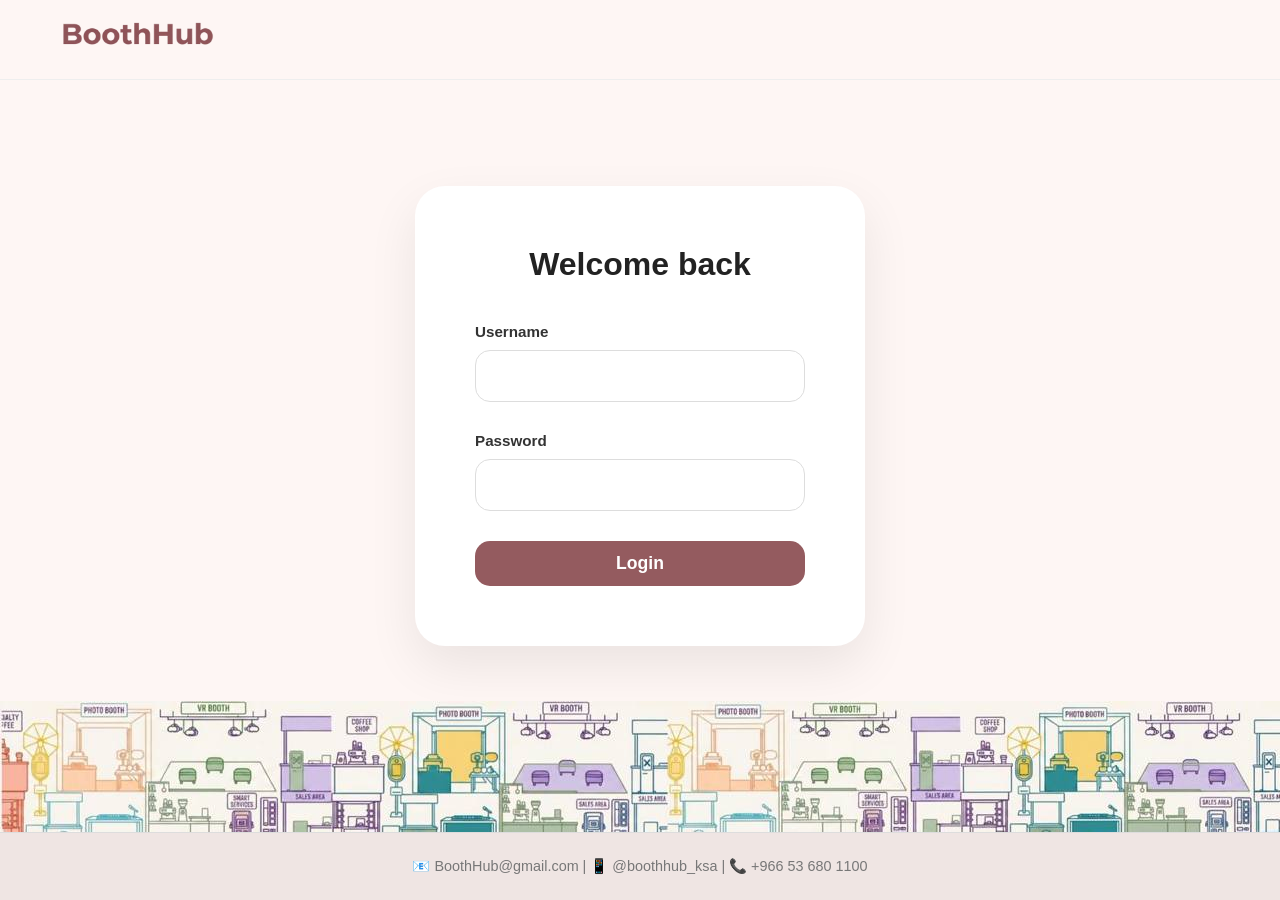
<file: index.html>
<!DOCTYPE html>
<html lang="en">
<head>
    <meta charset="UTF-8">
    <title>BoothHub - Login</title>
    <link rel="stylesheet" href="style.css">
</head>
<body>
    <header class="top-header">
        <img src="images/Logo.png" class="header-logo">
    </header>
    <main class="login-wrapper">
        <div class="login-box">
            <h2>Welcome back</h2>
            <form id="loginForm">
                <label>Username</label>
                <input type="text" id="username" required>
                <label>Password</label>
                <input type="password" id="password" required>
                <button type="submit" class="btn-login">Login</button>
            </form>
        </div>
    </main>
   <footer class="main-footer">
        <p>📧 BoothHub@gmail.com | 📱 @boothhub_ksa | 📞 +966 53 680 1100</p>
    </footer>
    <script src="script.js"></script>
</body>
</html>
</file>
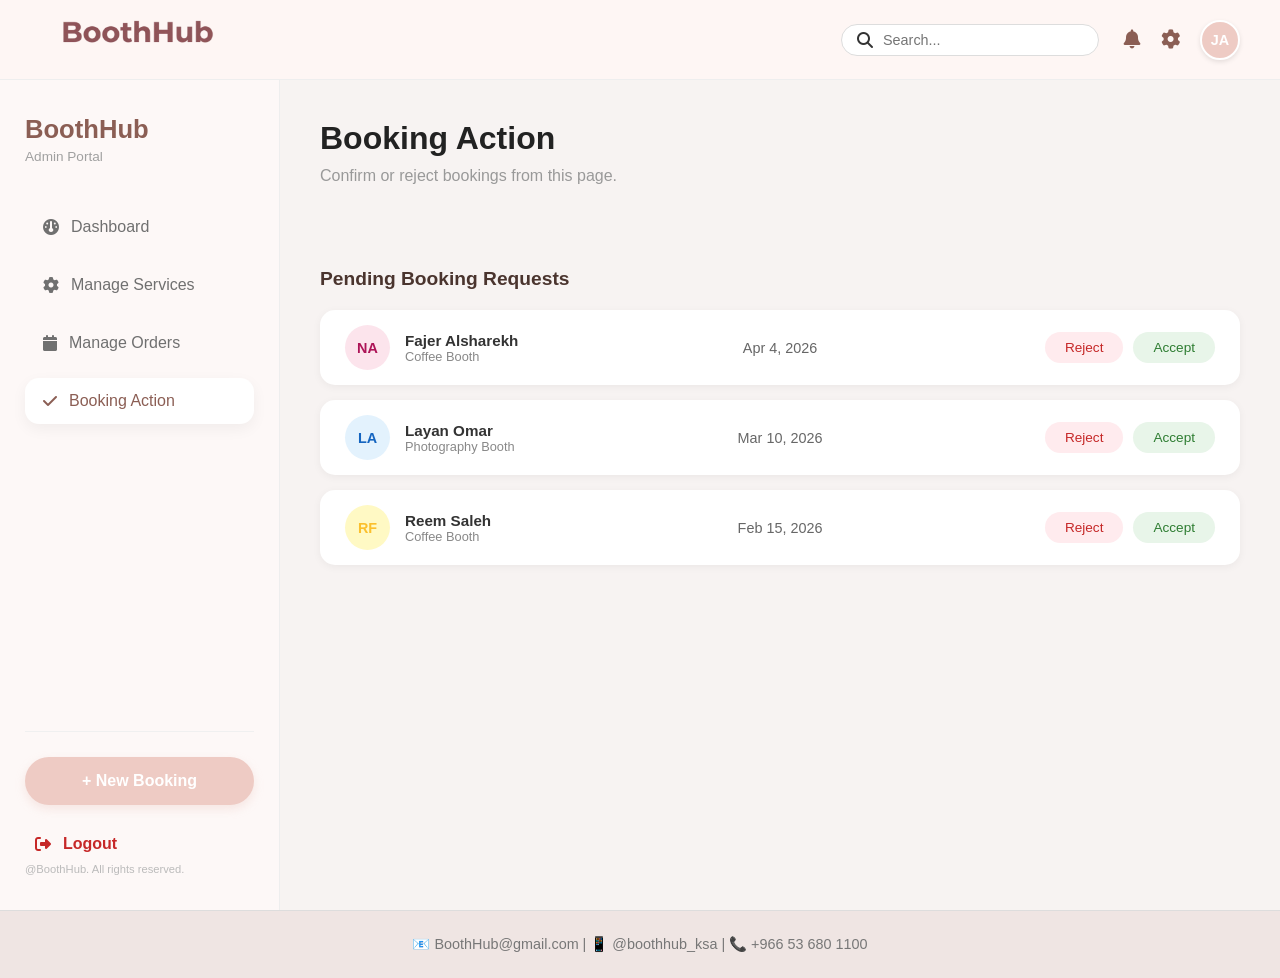
<file: booking.html>
<!DOCTYPE html>
<html lang="en">
<head>
    <meta charset="UTF-8">
    <title>BoothHub - Booking Action</title>
    <link rel="stylesheet" href="style.css">
    <link rel="stylesheet" href="https://cdnjs.cloudflare.com/ajax/libs/font-awesome/6.5.0/css/all.min.css">
</head>

<body>
  <header class="top-header">
        <div class="header-left">
            <img src="images/Logo.png" alt="BoothHub" class="header-logo">
        </div>

        <div class="header-right">
            <div class="search-box">
                <i class="fa fa-search"></i>
                <input type="text" placeholder="Search...">
            </div>

            <div class="icon-actions">
                <i class="fa fa-bell"></i>
                <i class="fa fa-gear"></i>
                <div class="profile-circle">JA</div>
            </div>
        </div>

    </header>
        <div class="dashboard-container">
        <aside class="sidebar">
            <div class="sidebar-brand">
                <h2>BoothHub</h2>
                <p>Admin Portal</p>
            </div>

            <ul class="nav-links">
                <li ><a href="dashboard.html"><i class="fa fa-gauge"></i> Dashboard</a></li>
                <li><a href="services.html"><i class="fa fa-gear"></i> Manage Services</a></li>
                <li><a href="orders.html"><i class="fa fa-calendar"></i> Manage Orders</a></li>
                <li class="active"><a href="booking.html"><i class="fa fa-check"></i> Booking Action</a></li>
            </ul>

            <div class="sidebar-footer-area">
                <button class="btn-new-booking" id="newBookingBtn">+ New Booking</button>
                <a href="index.html" class="logout-link">
                    <i class="fa fa-sign-out-alt"></i> Logout
                </a>
                <p style="font-size: 0.7rem; color: #bbb;">@BoothHub. All rights reserved.</p>
            </div>
        </aside>

            <main class="content-area">
    <section class="welcome-header">
        <h1>Booking Action</h1>
        <p>Confirm or reject bookings from this page.</p>
    </section>
              
‏               <h3 class="requests-title">Pending Booking Requests</h3>
        <div class="booking-requests-list">
            <div class="request-card">
                <div class="user-info">
                    <span class="user-avatar" style="background-color: #fce4ec; color: #ad1457;">NA</span>
                  
                    <div class="user-text">
                        <span class="user-name">Fajer Alsharekh</span>
                        <span class="booth-type">Coffee Booth</span>
                    </div>
                </div>

                <span class="booking-date">Apr 4, 2026</span>
              
                <div class="action-buttons">
                    <button class="reject-btn">Reject</button>
                    <button class="accept-btn">Accept</button>
                </div>
            </div>

            <div class="request-card">
                <div class="user-info">
                    <span class="user-avatar" style="background-color: #e3f2fd; color: #1565c0;">LA</span>
                  
                  <div class="user-text">
                        <span class="user-name">Layan Omar</span>
                        <span class="booth-type">Photography Booth</span>
                    </div>
                </div>

                <span class="booking-date">Mar 10, 2026</span>
                <div class="action-buttons">
                    <button class="reject-btn">Reject</button>
                    <button class="accept-btn">Accept</button>
                </div>
            </div>

            <div class="request-card">
                <div class="user-info">
                    <span class="user-avatar" style="background-color: #fff9c4; color: #fbc02d;">RF</span>
                    <div class="user-text">
                        <span class="user-name">Reem Saleh</span>
                        <span class="booth-type">Coffee Booth</span>
                    </div>
                </div>

                <span class="booking-date">Feb 15, 2026</span>
                <div class="action-buttons">
                    <button class="reject-btn">Reject</button>
                    <button class="accept-btn">Accept</button>
                </div>
            </div>
        </div>
</main>
          </div>
    <footer class="main-footer">
        <p>📧 BoothHub@gmail.com | 📱 @boothhub_ksa | 📞 +966 53 680 1100</p>
    </footer>

    <script src="script.js"></script>

</body>

    </html>
</file>
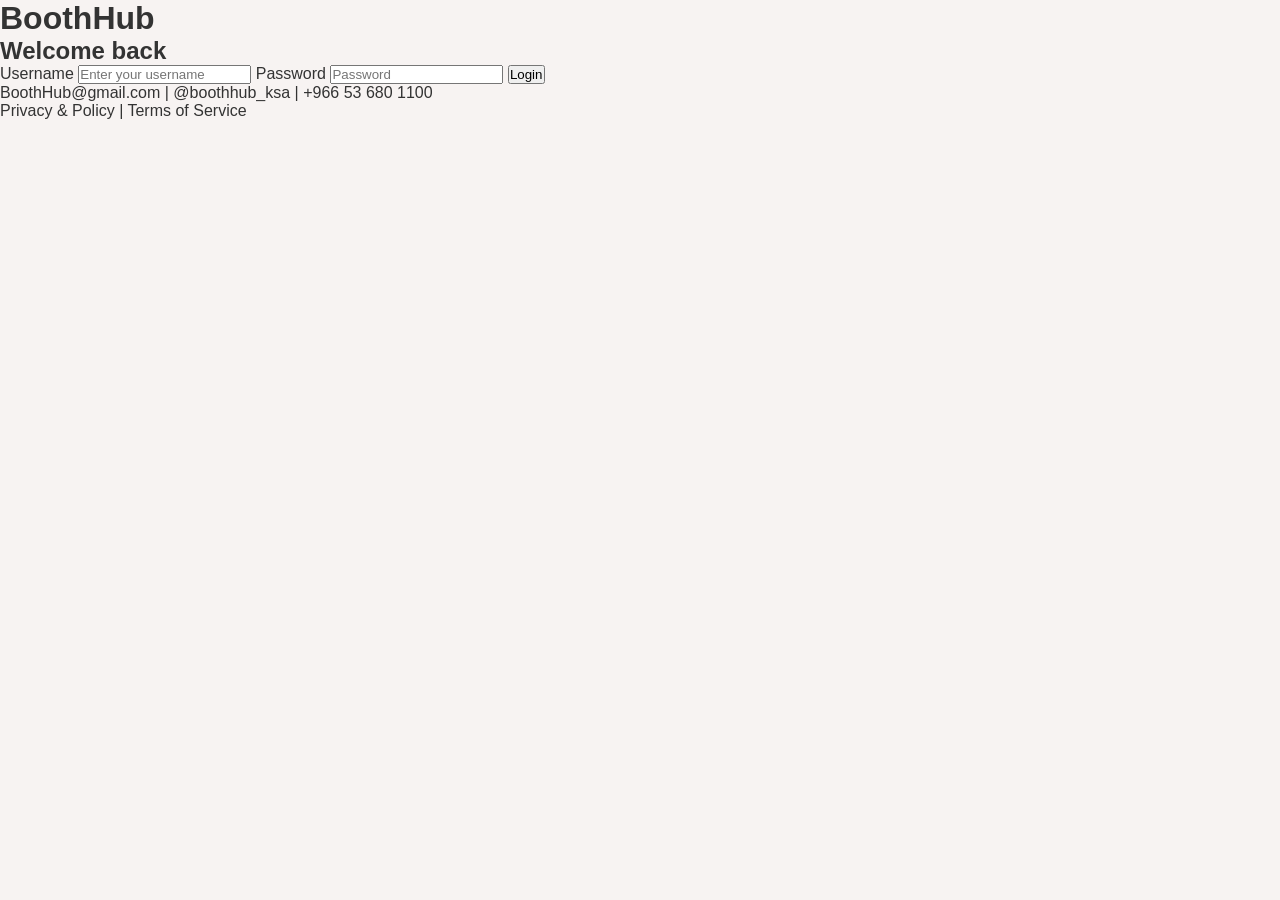
<file: BoothHub.html>
<!DOCTYPE html>
<html lang="en">
<head>
    <meta charset="UTF-8">
    <title>BoothHub - Login</title>
    <link rel="stylesheet" href="style.css">
</head>
<body>
    <div class="login-container">
        <h1>BoothHub</h1> <h2>Welcome back</h2> <form action="dashboard.html">
            <label>Username</label>
            <input type="text" placeholder="Enter your username"> <label>Password</label>
            <input type="password" placeholder="Password"> <button type="submit">Login</button> </form>
    </div>

    <footer>
        <p>BoothHub@gmail.com | @boothhub_ksa | +966 53 680 1100</p> <p>Privacy & Policy | Terms of Service</p> </footer>
</body>
</html>
</file>
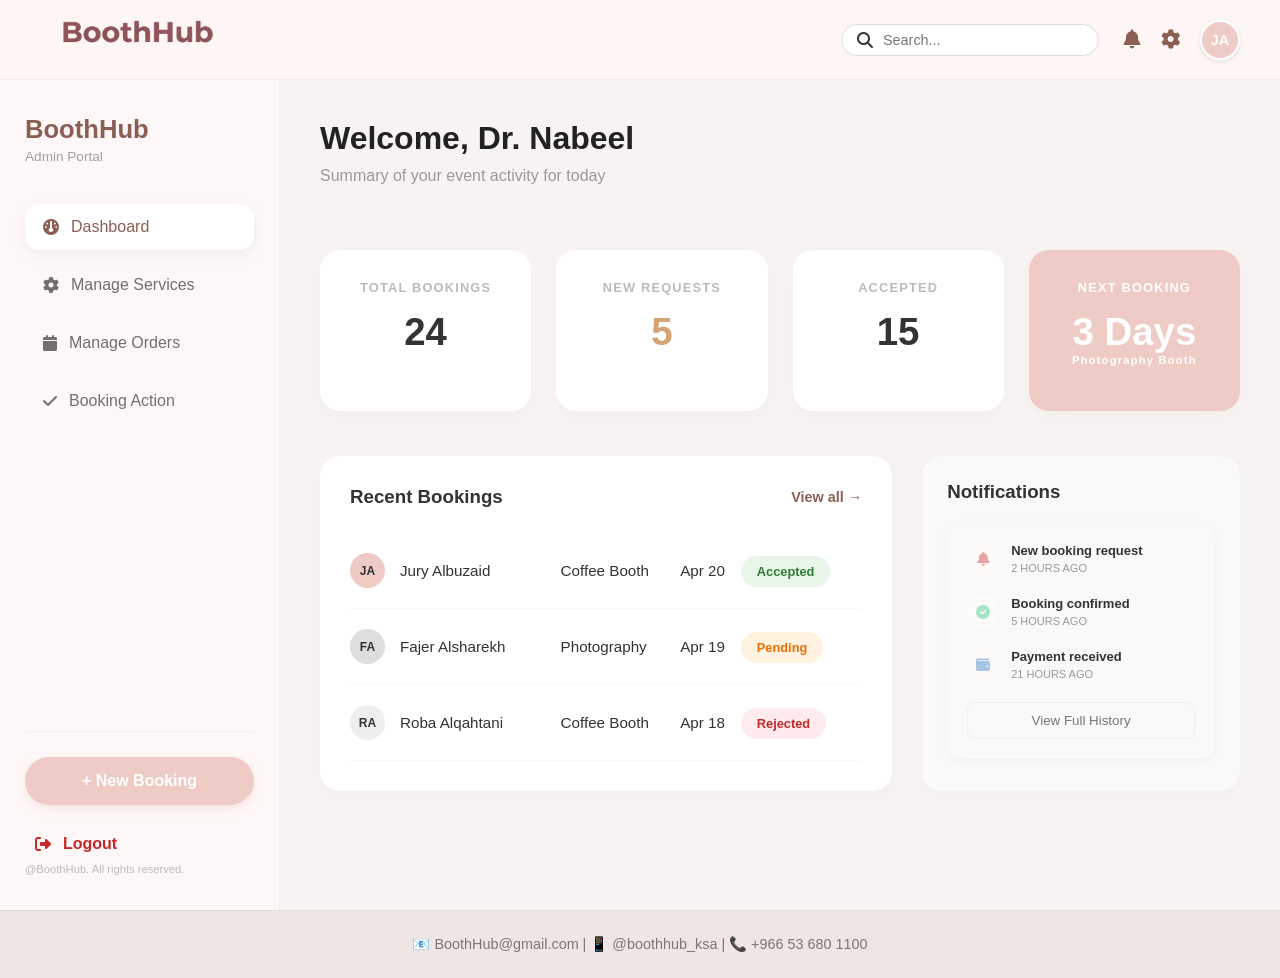
<file: dashboard.html>
<!DOCTYPE html>
<html lang="en">
<head>
    <meta charset="UTF-8">
    <title>BoothHub - Admin Dashboard</title>
    <link rel="stylesheet" href="style.css">
    <link rel="stylesheet" href="https://cdnjs.cloudflare.com/ajax/libs/font-awesome/6.5.0/css/all.min.css">
</head>
<body>
  <header class="top-header">
        <div class="header-left">
            <img src="images/Logo.png" alt="BoothHub" class="header-logo">
        </div>
        <div class="header-right">
            <div class="search-box">
                <i class="fa fa-search"></i>
                <input type="text" placeholder="Search...">
            </div>
            <div class="icon-actions">
                <i class="fa fa-bell"></i>
                <i class="fa fa-gear"></i>
                <div class="profile-circle">JA</div>
            </div>
        </div>
    </header>
        <div class="dashboard-container">
        <aside class="sidebar">
            <div class="sidebar-brand">
                <h2>BoothHub</h2>
                <p>Admin Portal</p>
            </div>
            <ul class="nav-links">
                <li class="active"><a href="dashboard.html"><i class="fa fa-gauge"></i> Dashboard</a></li>
                <li><a href="services.html"><i class="fa fa-gear"></i> Manage Services</a></li>
                <li><a href="orders.html"><i class="fa fa-calendar"></i> Manage Orders</a></li>
                <li><a href="booking.html"><i class="fa fa-check"></i> Booking Action</a></li>
            </ul>
            <div class="sidebar-footer-area">
                <button class="btn-new-booking" id="newBookingBtn">+ New Booking</button>
                <a href="index.html" class="logout-link">
                    <i class="fa fa-sign-out-alt"></i> Logout
                </a>
                <p style="font-size: 0.7rem; color: #bbb;">@BoothHub. All rights reserved.</p>
            </div>
        </aside>
            <main class="content-area">
            <section class="welcome-header">
                <h1>Welcome, Dr. Nabeel</h1>
                <p>Summary of your event activity for today</p>
            </section>

            <div class="stats-grid">
                <div class="stat-card">
                    <p>TOTAL BOOKINGS</p>
                    <h2 class="stat-num">24</h2>
                </div>
                <div class="stat-card">
                    <p>NEW REQUESTS</p>
                    <h2 class="stat-num highlight">5</h2>
                </div>
                <div class="stat-card">
                    <p>ACCEPTED</p>
                    <h2 class="stat-num">15</h2>
                </div>
                <div class="stat-card next-booking">
                    <p>NEXT BOOKING</p>
                    <h2 class="stat-num">3 Days</h2>
                    <p style="font-size: 0.7rem;">Photography Booth</p>
                </div>
            </div>
                <div class="bottom-grid">
                <div class="recent-bookings">
                    <div class="sec-header">
                        <h3>Recent Bookings</h3>
                       <a href="orders.html" class="view-all">View all →</a>
                    </div>
                    <table class="bookings-table" id="bookingsTable">
                        <tr>
                            <td><div class="user-cell"><span class="avatar"
                style="background:#eecbc4">JA</span> Jury Albuzaid</div></td>
                            <td>Coffee Booth</td>
                            <td>Apr 20</td>
                            <td><span class="badge accepted">Accepted</span></td>
                        </tr>
                        <tr>
                            <td><div class="user-cell"><span class="avatar" 
                style="background:#ddd">FA</span> Fajer Alsharekh</div></td>
                            <td>Photography</td>
                            <td>Apr 19</td>
                            <td><span class="badge pending">Pending</span></td>
                        </tr>
                        <tr>
                            <td><div class="user-cell"><span class="avatar"
                 style="background:#eee">RA</span> Roba Alqahtani</div></td>
                            <td>Coffee Booth</td>
                            <td>Apr 18</td>
                            <td><span class="badge rejected">Rejected</span></td>
                        </tr>
                    </table>
                </div>
                    <div class="notifications-sidebar">
                    <h3 style="margin-bottom: 20px;">Notifications</h3>
                    <div class="notif-card">
                        <div class="notif-item">
                            <div class="notif-icon" style="color: #e5a5a5;"><i class="fa fa-bell"></i></div>
                            <div class="notif-text">
                                <b>New booking request</b>
                                <small>2 HOURS AGO</small>
                            </div>
                        </div>
                              <div class="notif-item">
                            <div class="notif-icon" style="color: #a5e5c5;"><i class="fa fa-check-circle"></i></div>
                            <div class="notif-text">
                                <b>Booking confirmed</b>
                                <small>5 HOURS AGO</small>
                            </div>
                        </div>
                         <div class="notif-item">
                            <div class="notif-icon" style="color: #a5c5e5;"><i class="fa fa-wallet"></i></div>
    <div class="notif-text">
                                <b>Payment received</b>
                                <small>21 HOURS AGO</small>
                            </div>
                        </div>
                        <button class="view-history">View Full History</button>
                    </div>
                </div>
            </div>
        </main>
    </div>

    <footer class="main-footer">
        <p>📧 BoothHub@gmail.com | 📱 @boothhub_ksa | 📞 +966 53 680 1100</p>
    </footer>
    <script src="script.js"></script>
</body>
    </html>
</file>
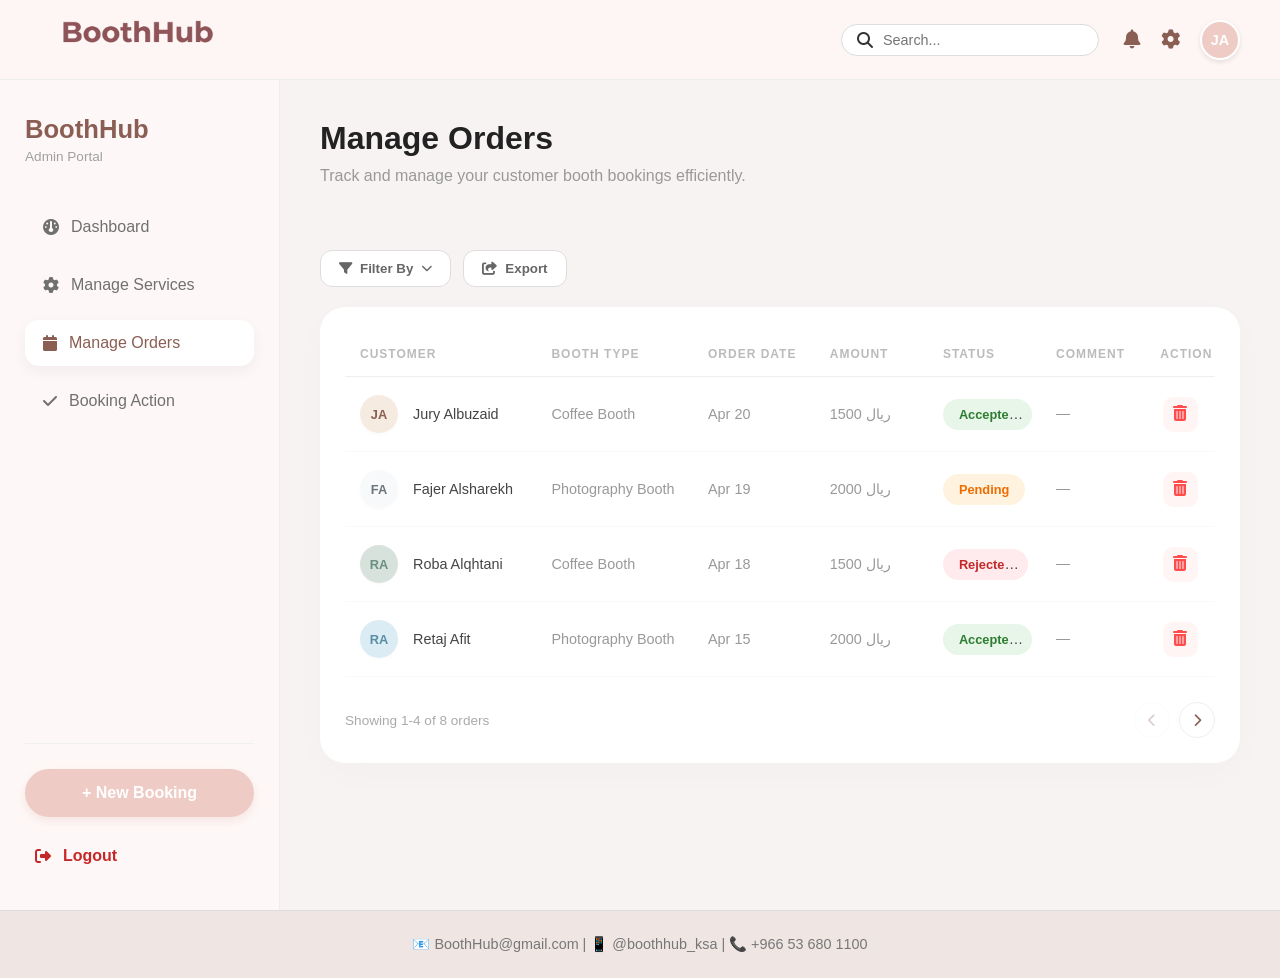
<file: orders.html>
<!DOCTYPE html>
<html lang="en">
<head>
    <meta charset="UTF-8">
    <title>BoothHub - Orders</title>
    <link rel="stylesheet" href="style.css">
    <link rel="stylesheet" href="https://cdnjs.cloudflare.com/ajax/libs/font-awesome/6.5.0/css/all.min.css">
</head>
<body>
    <header class="top-header">
        <div class="header-left"><img src="images/Logo.png" class="header-logo"></div>
        <div class="header-right">
            <div class="search-box"><i class="fa fa-search"></i><input type="text" placeholder="Search..."></div>
            <div class="icon-actions"><i class="fa fa-bell"></i><i class="fa fa-gear"></i><div class="profile-circle">JA</div></div>
        </div>
    </header>
    <div class="dashboard-container">
        <aside class="sidebar">
            <div class="sidebar-brand"><h2>BoothHub</h2><p>Admin Portal</p></div>
            <ul class="nav-links">
                <li><a href="dashboard.html"><i class="fa fa-gauge"></i> Dashboard</a></li>
                <li><a href="services.html"><i class="fa fa-gear"></i> Manage Services</a></li>
                <li class="active"><a href="orders.html"><i class="fa fa-calendar"></i> Manage Orders</a></li>
                <li><a href="booking.html"><i class="fa fa-check"></i> Booking Action</a></li>
            </ul>
            <div class="sidebar-footer-area">
                <button class="btn-new-booking" id="newBookingBtn">+ New Booking</button>
               <a href="index.html" class="logout-link">
                    <i class="fa fa-sign-out-alt"></i> Logout
                </a>
            </div>
        </aside>

       <main class="content-area">
            <div class="welcome-header">
                <h1>Manage Orders</h1>
                <p>Track and manage your customer booth bookings efficiently.</p>
            </div> 
             <div class="order-page-wrapper">
                <div class="action-bar">
                    <div class="filter-wrapper">
                        <button class="btn-secondary" id="filterBtn">
                            <i class="fa fa-filter"></i> Filter By <i class="fa fa-chevron-down" style="font-size: 0.7rem;"></i>
                        </button>
                        <div id="filterMenu" class="dropdown-menu">
                            <div class="menu-item" onclick="sortOrders('newest')">Newest Orders</div>
                            <div class="menu-item" onclick="sortOrders('oldest')">Oldest Orders</div>
                            <div class="menu-item" onclick="sortOrders('highest')">Highest Amount</div>
                            <div class="menu-item" onclick="sortOrders('lowest')">Lowest Amount</div>
                        </div>
                    </div>
                    
                    <button class="btn-secondary" onclick="window.print()">
                        <i class="fa fa-share-square"></i> Export
                    </button>
                </div>

                <div class="table-card">

                    <table class="orders-table">
                        <thead>
                            <tr>
                                <th>CUSTOMER</th>
                                <th>BOOTH TYPE</th>
                                <th>ORDER DATE</th>
                                <th>AMOUNT</th>
                                <th>STATUS</th>
                                <th>COMMENT</th>
                                <th style="text-align: center;">ACTION</th>
                            </tr>
                        </thead>
                        <tbody id="ordersTableBody">
                            </tbody>
                    </table>
<div class="pagination-bar">
                        <span id="pageInfo">Showing 1-4 of 8 orders</span>
                        <div class="nav-arrows">
                            <button id="prevBtn" class="arrow-btn"><i class="fa fa-chevron-left"></i></button>
                            <button id="nextBtn" class="arrow-btn"><i class="fa fa-chevron-right"></i></button>
                        </div>
                    </div>
                </div>
            </div>
        </main>

    </div>
    <footer class="main-footer">
        <p>📧 BoothHub@gmail.com | 📱 @boothhub_ksa | 📞 +966 53 680 1100</p>
    </footer>    <script src="script.js"></script>
</body>
</html>
</file>
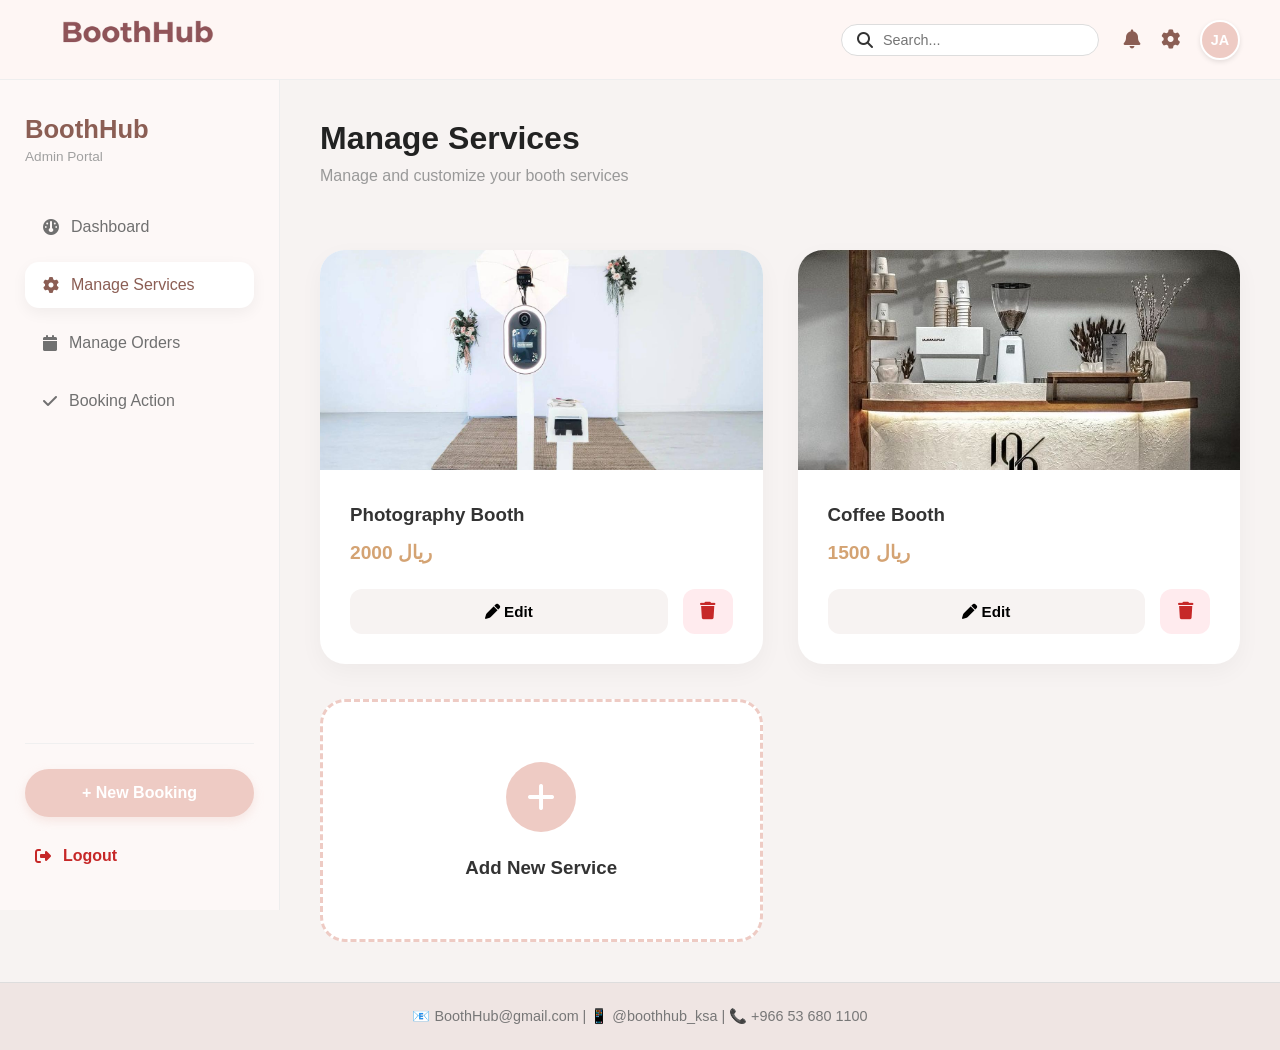
<file: services.html>
<!DOCTYPE html>
<html lang="en">
<head>
    <meta charset="UTF-8">
    <title>BoothHub - Manage Services</title>
    <link rel="stylesheet" href="style.css">
    <link rel="stylesheet" href="https://cdnjs.cloudflare.com/ajax/libs/font-awesome/6.5.0/css/all.min.css">
</head>
<body>
    <header class="top-header">
        <div class="header-left"><img src="images/Logo.png" class="header-logo"></div>
        <div class="header-right">
            <div class="search-box"><i class="fa fa-search"></i><input type="text" placeholder="Search..."></div>
            <div class="icon-actions"><i class="fa fa-bell"></i><i class="fa fa-gear"></i><div class="profile-circle">JA</div></div>
        </div>
    </header>

    <div class="dashboard-container">
        <aside class="sidebar">
            <div class="sidebar-brand"><h2>BoothHub</h2><p>Admin Portal</p></div>
            <ul class="nav-links">
                <li><a href="dashboard.html"><i class="fa fa-gauge"></i> Dashboard</a></li>
                <li class="active"><a href="services.html"><i class="fa fa-gear"></i> Manage Services</a></li>
                <li><a href="orders.html"><i class="fa fa-calendar"></i> Manage Orders</a></li>
                <li><a href="booking.html"><i class="fa fa-check"></i> Booking Action</a></li>
            </ul>
            <div class="sidebar-footer-area">
                <button class="btn-new-booking" id="newBookingBtn">+ New Booking</button>
                <a href="index.html" class="logout-link">
                    <i class="fa fa-sign-out-alt"></i> Logout
                </a>            
            </div>
        </aside>

        <main class="content-area">
            <section class="welcome-header">
                <h1>Manage Services</h1>
                <p>Manage and customize your booth services</p>
            </section>
            
            <div class="services-grid" id="servicesGrid">
                <article class="service-card">
                    <img src="images/photo.jpg">
                    <div class="service-info">
                        <h3>Photography Booth</h3>
                        <span class="price">2000 ريال</span>
                        <div class="card-actions">
                            <button class="btn-edit"><i class="fa fa-pen"></i> Edit</button>
                            <button class="btn-delete"><i class="fa fa-trash"></i></button>
                        </div>
                    </div>
                </article>

                <article class="service-card">
                    <img src="images/coffee.jpg">
                    <div class="service-info">
                        <h3>Coffee Booth</h3>
                        <span class="price">1500 ريال</span>
                        <div class="card-actions">
                            <button class="btn-edit"><i class="fa fa-pen"></i> Edit</button>
                            <button class="btn-delete"><i class="fa fa-trash"></i></button>
                        </div>
                    </div>
                </article>

                <div class="add-service-box" id="addServiceBtn">
                    <div class="add-circle"><i class="fa fa-plus"></i></div>
                    <h3>Add New Service</h3>
                </div>
            </div>
        </main>
    </div> <footer class="main-footer">
        <p>📧 BoothHub@gmail.com | 📱 @boothhub_ksa | 📞 +966 53 680 1100</p>
    </footer>

    <script src="script.js"></script>
</body>
</html>
</file>
<file: style.css>
* {
    box-sizing: border-box;
    margin: 0;
    padding: 0;
}

body {
    font-family: 'Segoe UI', Tahoma, Geneva, Verdana, sans-serif;
    background-color: #f7f3f2;
    color: #333;
    min-height: 100vh;
    display: flex;
    flex-direction: column;
}

.top-header {
    background-color: #fef6f4;
    padding: 0 40px;
    display: flex;
    justify-content: space-between;
    align-items: center;
    border-bottom: 1px solid #eee;
    height: 80px;
    position: sticky;
    top: 0;
    z-index: 1000;
}

.header-logo {
    height: 80px;
    width: auto;
}

.header-right {
    display: flex;
    align-items: center;
    gap: 25px;
}
.search-box {
    background: #fff;
    border-radius: 20px;
    padding: 7px 15px;
    border: 1px solid #ddd;
    display: flex;
    align-items: center;
    gap: 10px;
}
.search-box input {
    border: none;
    outline: none;
    font-size: 0.9rem;
    width: 200px;
}
.icon-actions {
    display: flex;
    align-items: center;
    gap: 20px;
    color: #8b5e54;
    font-size: 1.2rem;
}
.icon-actions i {
    cursor: pointer;
    transition: 0.3s ease;
}
.icon-actions i:hover {
    color: #eecbc4;
}
.profile-circle {
    width: 40px;
    height: 40px;
    background-color: #eecbc4;
    border-radius: 50%;
    display: flex;
    align-items: center;
    justify-content: center;
    font-weight: bold;
    font-size: 0.9rem;
    color: #fff;
    border: 2px solid #fff;
    box-shadow: 0 2px 5px rgba(0,0,0,0.1);
}
.dashboard-container {
    display: flex;
    flex: 1;
}
.content-area {
    flex: 1;
    padding: 45px;
    overflow-y: auto;
}
.welcome-header {
    margin-bottom: 65px;
}
.welcome-header h1 {
    font-size: 2.2rem;
    color: #222;
}
.welcome-header p {
    color: #999;
    margin: 10px 0 40px 0;
}

.sidebar {
    width: 280px;
    background-color: #fdf8f7;
    padding: 35px 25px;
    border-right: 1px solid #eee;
    display: flex;
    flex-direction: column;
    height: calc(100vh - 70px);
    position: sticky;
    top: 70px;
}

.sidebar-brand h2 {
    color: #8b5e54;
    font-size: 1.6rem;
    margin-bottom: 5px;
}

.sidebar-brand p {
    font-size: 0.85rem;
    color: #a0a0a0;
    margin-bottom: 40px;
}

.nav-links {
    list-style: none;
    flex-grow: 1;
}

.nav-links li { margin-bottom: 12px; }

.nav-links a {
    display: flex;
    align-items: center;
    gap: 12px;
    text-decoration: none;
    color: #707070;
    padding: 14px 18px;
    border-radius: 14px;
    transition: all 0.3s ease;
    font-weight: 500;
}

.nav-links li.active a {
    background-color: #fff;
    color: #8b5e54;
    box-shadow: 0 5px 15px rgba(0,0,0,0.05);
}

.nav-links a:hover:not(.active) {
    background-color: rgba(255,255,255,0.6);
    transform: translateX(8px);
}

.sidebar-footer-area {
    margin-top: auto;
    padding-top: 25px;
    border-top: 1px solid #f0f0f0;
}

.btn-new-booking {
    width: 100%;
    background-color: #eecbc4;
    color: white;
    border: none;
    padding: 15px;
    border-radius: 30px;
    font-weight: bold;
    font-size: 1rem;
    cursor: pointer;
    margin-bottom: 20px;
    box-shadow: 0 4px 10px rgba(238, 203, 196, 0.4);
    transition: 0.3s;
}

.btn-new-booking:hover {
    background-color: #d8b4ae;
    transform: translateY(-2px);
}

.logout-link {
    text-decoration: none;
    color: #c62828 !important;
    font-weight: bold;
    display: flex;
    align-items: center;
    gap: 12px;
    padding: 10px;
    font-size: 1rem;
    transition: 0.3s;
}

.logout-link:hover { opacity: 0.7; }

.login-wrapper {
    flex: 1;
    display: flex;
    align-items: center;
    justify-content: center;

    background-color: #fef6f4; 
    background-image: url('images/back.jpg'); 
    background-repeat: no-repeat;
    background-position: bottom center; 
    background-size: contain; 
    
    
    padding-bottom: 80px; 
}


.login-box {
    background: #fff;
    padding: 60px;
    border-radius: 30px;
    width: 100%;
    max-width: 450px;
    text-align: center;
    box-shadow: 0 20px 50px rgba(0, 0, 0, 0.08);
}

.login-box h2 {
    font-size: 2rem;
    margin-bottom: 40px;
    color: #222;
}

.login-box label {
    display: block;
    text-align: left;
    font-weight: 700;
    margin-bottom: 10px;
    font-size: 0.95rem;
}

.login-box input {
    width: 100%;
    padding: 16px;
    border: 1px solid #ddd;
    border-radius: 15px;
    margin-bottom: 30px;
    outline: none;
    font-size: 1rem;
}

.btn-login {
    width: 100%;
    background: #945b5f;
    color: #fff;
    padding: 12px;
    border: none;
    border-radius: 15px;
    font-weight: 800;
    font-size: 1.1rem;
    cursor: pointer;
    transition: 0.3s;
}

.stats-grid {
    display: grid;
    grid-template-columns: repeat(4, 1fr);
    gap: 25px;
    margin-bottom: 45px;
}

.stat-card {
    background: #fff;
    padding: 30px 20px;
    border-radius: 20px;
    text-align: center;
    box-shadow: 0 6px 20px rgba(0,0,0,0.02);
    transition: transform 0.3s ease, box-shadow 0.3s ease;
}

.stat-card:hover {
    transform: translateY(-6px);
    box-shadow: 0 12px 24px rgba(0, 0, 0, 0.08);
    cursor: pointer;
}    

.stat-card p {
    font-size: 0.8rem;
    font-weight: 700;
    color: #bbb;
    letter-spacing: 1.2px;
    margin-bottom: 15px;
}
.stat-num {
    font-size: 2.4rem;
    font-weight: 600;
}
.highlight { color: #d4a373; }

.next-booking { background-color: #eecbc4; }

.next-booking p, .next-booking .stat-num { color: #fff; }
.bottom-grid {
    display: grid;
    grid-template-columns: 1.8fr 1fr;
    gap: 30px;
}

.recent-bookings, .notifications-panel {
    background: #fff;
    padding: 30px;
    border-radius: 20px;
    box-shadow: 0 6px 20px rgba(0,0,0,0.02);
}
.sec-header {
    display: flex;
    justify-content: space-between;
    align-items: center;
    margin-bottom: 25px;
}
.view-all {
    font-size: 0.9rem;
    color: #8b5e54;
    text-decoration: none;
    font-weight: 700;
}
.bookings-table {
    width: 100%;
    border-collapse: collapse;
}
.bookings-table td {
    padding: 20px 0;
    border-bottom: 1px solid #f8f8f8;
    font-size: 0.95rem;
}
.user-cell {
    display: flex;
    align-items: center;
    gap: 15px;
}
.avatar {
    width: 35px;
    height: 35px;
    border-radius: 50%;
    display: flex;
    align-items: center;
    justify-content: center;
    font-size: 0.75rem;
    font-weight: bold;
    color: #333;
}

.badge {
    padding: 8px 16px;
    border-radius: 25px;
    font-size: 0.8rem;
    font-weight: 700;
}

.accepted { background: #e8f5e9; color: #2e7d32; }
.pending { background: #fff3e0; color: #ef6c00; }
.rejected { background: #ffebee; color: #c62828; }
.services-grid {
    display: grid;
    grid-template-columns: repeat(auto-fill, minmax(320px, 1fr));
    gap: 35px;
}

.service-card {
    background: #fff;
    border-radius: 25px;
    overflow: hidden;
    box-shadow: 0 8px 25px rgba(0, 0, 0, 0.04);
    transition: 0.4s;
}

.service-card:hover {
    transform: translateY(-10px);
}

.service-card img {
    width: 100%;
    height: 220px;
    object-fit: cover;
}

.service-info {
    padding: 30px;
}
.price {
    display: block;
    color: #d4a373;
    font-weight: 700;
    font-size: 1.2rem;
    margin: 15px 0;
}
.card-actions {
    display: flex;
    gap: 15px;
    margin-top: 25px;
}
.btn-edit {
    flex: 1;
    background: #f7f3f2;
    border: none;
    padding: 14px;
    border-radius: 12px;
    cursor: pointer;
    font-weight: 700;
    font-size: 0.95rem;
}
.btn-delete {
    width: 50px;
    background: #ffebee;
    color: #c62828;
    border: none;
    border-radius: 12px;
    cursor: pointer;
    font-size: 1.1rem;
}

.add-service-box {
    border: 3px dashed #eecbc4;
    border-radius: 25px;
    display: flex;
    flex-direction: column;
    align-items: center;
    justify-content: center;
    padding: 60px 30px;
    background: #fff;
    cursor: pointer;
    transition: 0.3s;
}

.add-service-box:hover { background: #fffcfb; }

.add-circle {
    width: 70px;
    height: 70px;
    background: #eecbc4;
    border-radius: 50%;
    display: flex;
    align-items: center;
    justify-content: center;
    color: white;
    margin-bottom: 25px;
    font-size: 2rem;
}

.content-area { 
    flex: 1; 
    padding: 40px; 
}
.welcome-header h1 { 
    font-size: 2rem; 
    color: #222;
}
.welcome-header p { 
    color: #999; 
    margin-bottom: 30px;
}

.action-bar {
    display: flex; 
    gap: 15px; 
    margin-bottom: 25px; 
}
.btn-secondary { 
    background: white; 
    border: 1px solid #ddd; 
    padding: 10px 18px; 
    border-radius: 12px; 
    cursor: pointer;
    color: #666; 
    font-weight: 600; 
    display: flex; 
    align-items: center;
    gap: 8px; 
    transition: 0.3s;
}
.btn-secondary:hover { 
    border-color: #eecbc4; 
    background: #fef6f4; 
}


.action-bar {
    display: flex;
    justify-content: flex-start; 
    gap: 12px;
    margin-bottom: 20px;
    align-items: center;
}

.filter-wrapper {
    position: relative;
    display: inline-block;
}

.dropdown-menu {
    display: none;
    position: absolute;
    top: 100%;
    left: 0;
    background-color: #ffffff;
    min-width: 170px;
    box-shadow: 0px 8px 16px rgba(0, 0, 0, 0.1);
    border-radius: 8px;
    z-index: 999; 
    margin-top: 6px;
    overflow: hidden;
}

.menu-item {
    padding: 10px 15px;
    cursor: pointer;
    font-size: 0.9rem;
    color: #4c3a36;
    transition: background 0.2s ease;
}

.menu-item:hover {
    background-color: #f7edea;
}


.table-card { background: white; border-radius: 25px; padding: 25px; box-shadow: 0 10px 40px rgba(0,0,0,0.02); }

/* تثبيت هيكل الجدول  */
.orders-table { 
    width: 100% !important; 
    border-collapse: collapse !important; 
    table-layout: fixed !important; 
}


.orders-table th { 
    text-align: left; 
    padding: 15px; 
    color: #bbb; 
    font-size: 0.75rem; 
    letter-spacing: 1px; 
    border-bottom: 1px solid #eee; 
}


.orders-table td { 
    padding: 18px 15px; 
    border-bottom: 1px solid #f9f9f9; 
    font-size: 0.9rem; 
    color: #444; 
    text-align: left;
    vertical-align: middle;
    white-space: nowrap;
    overflow: hidden;
    text-overflow: ellipsis;
}


.orders-table th:nth-child(1), .orders-table td:nth-child(1) { width: 22% !important; }
.orders-table th:nth-child(2), .orders-table td:nth-child(2) { width: 18% !important; }
.orders-table th:nth-child(3), .orders-table td:nth-child(3) { width: 14% !important; }
.orders-table th:nth-child(4), .orders-table td:nth-child(4) { width: 13% !important; }
.orders-table th:nth-child(5), .orders-table td:nth-child(5) { width: 13% !important; }
.orders-table th:nth-child(6), .orders-table td:nth-child(6) { width: 12% !important; }
.orders-table th:nth-child(7), .orders-table td:nth-child(7) { width: 8% !important; text-align: center !important; }




.avatar-circle {
    width: 38px;
    height: 38px;
    border-radius: 50%;
    display: flex;
    align-items: center;
    justify-content: center;
    font-weight: bold;
    font-size: 0.8rem;
    box-shadow: 0 2px 4px rgba(0,0,0,0.02);
    }

.color-beige { 
    background-color: #f5ebe0; 
    color: #8b5e54; 
}

.color-gray { 
    background-color: #f8f9fa; 
    color: #6c757d; 
}

.color-green { 
    background-color: #d8e2dc; 
    color: #6b9080; 
}

.color-blue { 
    background-color: #dbecf4; 
    color: #5b8ea3; 
}

.color-pink { 
    background-color: #ffcad4; 
    color: #b5838d; 
}

.btn-delete-row {
    background: #fff5f5;
    color: #ff4d4d;
    border: none;
    width: 35px;
    height: 35px;
    border-radius: 10px;
    cursor: pointer;
    transition: 0.3s;
    font-size: 1rem;
}

.btn-delete-row:hover {
    background: #ff4d4d;
    color: white;
    transform: scale(1.1);
}

.pagination-bar {
    display: flex;
    justify-content: space-between;
    align-items: center;
    padding-top: 25px;
}

#pageInfo {
    color: #aaa;
    font-size: 0.85rem;
}

.arrow-btn {
    width: 36px;
    height: 36px;
    border-radius: 50%;
    border: 1px solid #eee;
    background: white;
    cursor: pointer;
    transition: 0.3s;
    color: #8b5e54;
    margin-left: 5px;
}

.arrow-btn:hover:not(:disabled) {
    background: #eecbc4;
    color: white;
    border-color: #eecbc4;
}

.arrow-btn:disabled {
    opacity: 0.3;
    cursor: not-allowed;
}

.notifications-sidebar { flex: 0.9; }

.notif-card {
    background: transparent;
    border-radius: 15px;
    padding: 20px;
    box-shadow: 0 2px 8px rgba(0,0,0,0.04);
}

.notif-item {
    display: flex;
    gap: 12px;
    margin-bottom: 20px;
}

.notif-icon {
    width: 32px;
    height: 32px;
    border-radius: 50%;
    background: #fdfaf8;
    display: flex;
    align-items: center;
    justify-content: center;
    font-size: 14px;
}

.notif-text b { display: block; font-size: 13px; }
.notif-text small { color: #999; font-size: 11px; }

.view-history {
    width: 100%;
    border: 1px solid #eee;
    background: transparent;
    padding: 10px;
    border-radius: 8px;
    color: #777;
    cursor: pointer;
}

.notifications-sidebar {
    background-color: #f9f9f9; 
    border-radius: 20px;     
    padding: 25px;           
    box-shadow: 0 4px 15px rgba(0,0,0,0.02); 
}

.requests-title {
    font-size: 1.2rem;
    color: #4a342e;
    margin-bottom: 20px;
    font-weight: 600;
}

.booking-requests-list {
    display: flex;
    flex-direction: column;
    gap: 15px;
    width: 100%;
}

.request-card {
    background-color: #ffffff;
    border-radius: 15px;
    padding: 15px 25px;
    display: flex;
    align-items: center;
    justify-content: space-between;
    box-shadow: 0 2px 8px rgba(0, 0, 0, 0.05);
}

.user-info {
    display: flex;
    align-items: center;
    gap: 15px;
    flex: 1;
}

.user-avatar {
    width: 45px;
    height: 45px;
    border-radius: 50%;
    display: flex;
    align-items: center;
    justify-content: center;
    font-weight: bold;
    font-size: 0.9rem;
}

.user-text {
    display: flex;
    flex-direction: column;
}

.user-name {
    font-weight: bold;
    color: #333;
    font-size: 0.95rem;
}

.booth-type {
    font-size: 0.8rem;
    color: #888;
}

.booking-date {
    font-size: 0.9rem;
    color: #666;
    flex: 1;
    text-align: center;
}

.action-buttons {
    display: flex;
    gap: 10px;
    flex: 1;
    justify-content: flex-end;
}

.action-buttons button {
    border: none;
    padding: 8px 20px;
    border-radius: 20px;
    font-size: 0.85rem;
    cursor: pointer;
    font-weight: 500;
    transition: 0.3s;
}

.reject-btn {
    background-color: #ffebee;
    color: #c62828;
}

.reject-btn:hover {
    background-color: #ffcdd2;
}

.accept-btn {
    background-color: #e8f5e9;
    color: #2e7d32;
}

.accept-btn:hover {
    background-color: #c8e6c9;
}

content-area {
    padding-bottom: 100px !important; 
}











.main-footer {
    background-color: #efe5e3;
    padding: 25px;
    text-align: center;
    border-top: 1px solid #ddd;
    font-size: 0.9rem;
    color: #777;
    width: 100%;
}
.comment-text {
    color: #999;
    font-size: 0.9rem;
    max-width: 160px;
    display: inline-block;
    white-space: nowrap;
    overflow: hidden;
    text-overflow: ellipsis;
}
</file>
